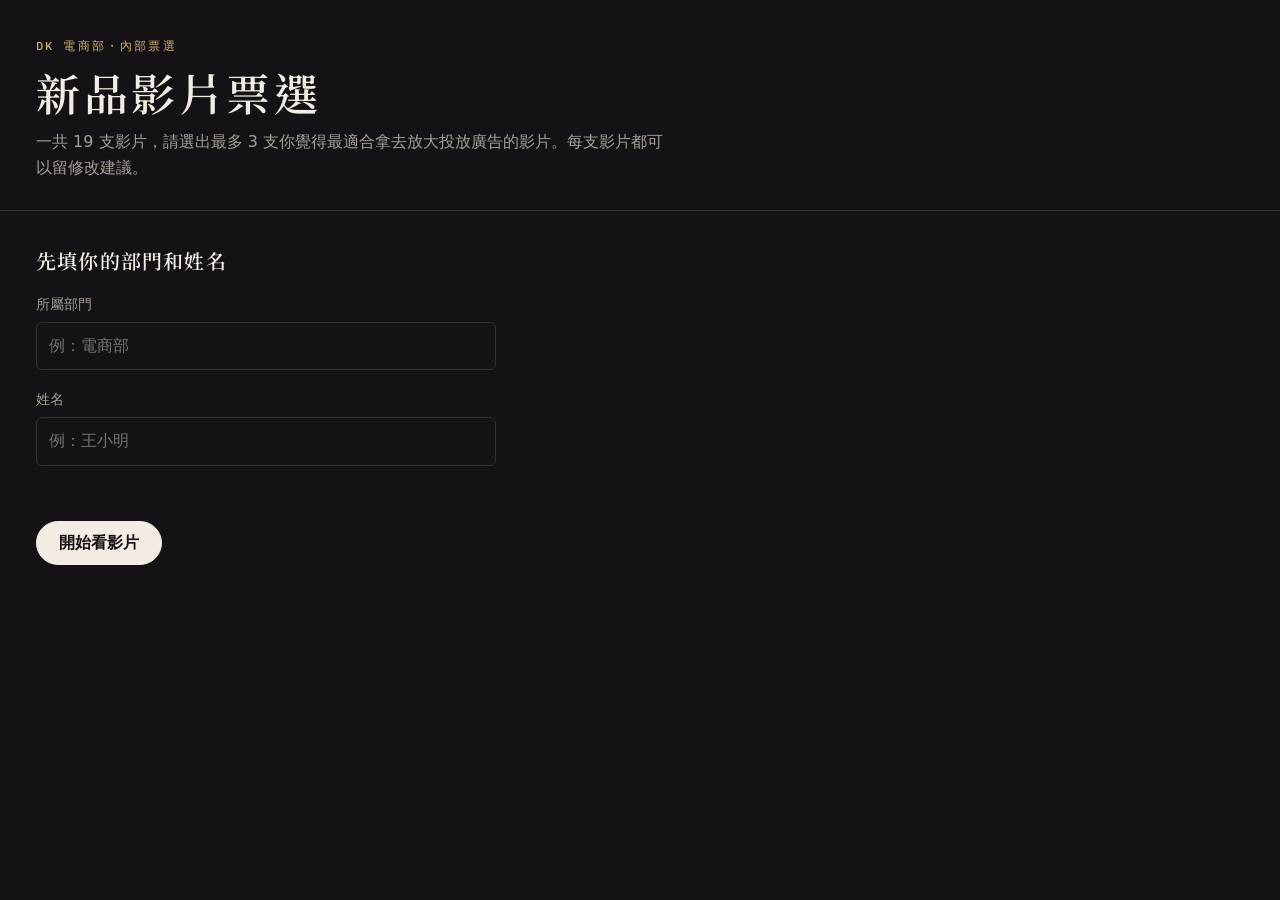
<file: index.html>
<!doctype html>
<html lang="zh-Hant">
<head>
<meta charset="utf-8">
<meta name="viewport" content="width=device-width,initial-scale=1">
<title>新品影片票選</title>
<meta name="robots" content="noindex,nofollow">
<link rel="preconnect" href="https://fonts.googleapis.com">
<link rel="preconnect" href="https://fonts.gstatic.com" crossorigin>
<link rel="stylesheet" href="https://fonts.googleapis.com/css2?family=IBM+Plex+Mono:wght@500&family=Noto+Serif+TC:wght@600&display=swap">
<link rel="stylesheet" href="style.css">
</head>
<body>

<header class="masthead">
  <div class="wrap">
    <p class="eyebrow">DK 電商部・內部票選</p>
    <h1>新品影片票選</h1>
    <p class="lede">一共 <span id="total-videos">17</span> 支影片，請選出最多 <span class="max-picks">3</span> 支你覺得最適合拿去放大投放廣告的影片。每支影片都可以留修改建議。</p>
  </div>
</header>

<main>
  <!-- 步驟一：部門／姓名 -->
  <section id="step-who" class="wrap">
    <form id="who-form" class="who" novalidate>
      <h2>先填你的部門和姓名</h2>
      <label class="field" for="dept">
        <span>所屬部門</span>
        <input type="text" id="dept" name="dept" autocomplete="organization-title" maxlength="40" placeholder="例：電商部" required>
      </label>
      <label class="field" for="name">
        <span>姓名</span>
        <input type="text" id="name" name="name" autocomplete="name" maxlength="40" placeholder="例：王小明" required>
      </label>
      <p class="form-msg" id="who-msg" role="alert"></p>
      <div><button class="btn" type="submit">開始看影片</button></div>
    </form>
  </section>

  <!-- 步驟二：看影片、投票 -->
  <section id="step-vote" hidden>
    <div class="votebar">
      <div class="wrap">
        <div class="voter"><span class="muted">投票人</span><strong id="voter-label"></strong><button type="button" class="linkish" id="edit-who">修改</button></div>
        <div class="count">已選 <b id="pick-count">0</b> / <span class="max-picks">3</span></div>
        <button type="button" class="btn" id="submit-top">送出投票</button>
        <p class="bar-hint" id="bar-hint" role="status"></p>
      </div>
    </div>

    <div class="wrap">
      <p class="howto">按影片下面的「選這支放大投放」投票，最多選 <span class="max-picks">3</span> 支，再按一次就取消。修改建議可以寫在任何一支影片下面，不一定要是你選的那支。填到一半關掉也沒關係，這台電腦會記住你填過的內容。</p>
      <div id="groups"></div>

      <section class="submit-panel" aria-labelledby="submit-title">
        <h2 id="submit-title">確認後送出</h2>
        <div id="summary"></div>
        <p class="form-msg" id="submit-msg" role="alert"></p>
        <div><button type="button" class="btn" id="submit-bottom">送出投票</button></div>
      </section>
    </div>
  </section>

  <!-- 步驟三：送出完成 -->
  <section id="step-done" class="wrap" hidden>
    <div class="done">
      <p class="ok">已收到你的投票，謝謝！</p>
      <h2>你這次送出的內容</h2>
      <div id="done-summary"></div>
      <p class="muted">想改的話可以回去修改後再送一次，我們只會算你最後一次送出的版本。</p>
      <div class="row"><a class="btn" href="board.html">看目前票選結果</a><button type="button" class="btn ghost" id="back-to-vote">回去修改</button></div>
    </div>
  </section>
</main>

<script src="config.js"></script>
<script src="videos.js"></script>
<script src="app.js"></script>
</body>
</html>
</file>
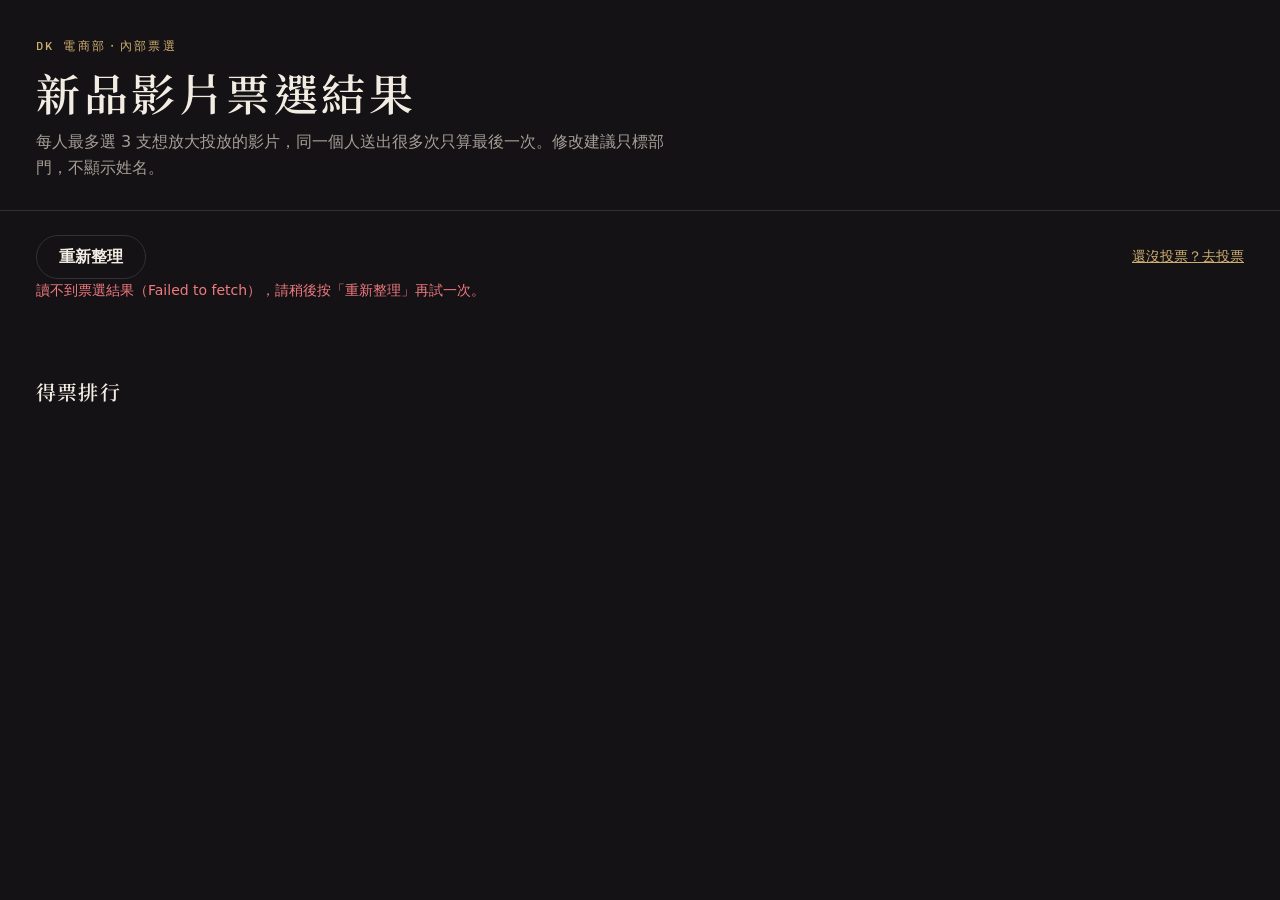
<file: board.html>
<!doctype html>
<html lang="zh-Hant">
<head>
<meta charset="utf-8">
<meta name="viewport" content="width=device-width,initial-scale=1">
<title>新品影片票選結果</title>
<meta name="robots" content="noindex,nofollow">
<link rel="preconnect" href="https://fonts.googleapis.com">
<link rel="preconnect" href="https://fonts.gstatic.com" crossorigin>
<link rel="stylesheet" href="https://fonts.googleapis.com/css2?family=IBM+Plex+Mono:wght@500&family=Noto+Serif+TC:wght@600&display=swap">
<link rel="stylesheet" href="style.css">
</head>
<body>

<header class="masthead">
  <div class="wrap">
    <p class="eyebrow">DK 電商部・內部票選</p>
    <h1>新品影片票選結果</h1>
    <p class="lede">每人最多選 3 支想放大投放的影片，同一個人送出很多次只算最後一次。修改建議只標部門，不顯示姓名。</p>
  </div>
</header>

<main class="wrap">
  <div class="row board-tools">
    <button type="button" class="btn ghost" id="refresh">重新整理</button>
    <span class="muted" id="updated">讀取中…</span>
    <a class="board-link" href="./">還沒投票？去投票</a>
  </div>
  <p class="form-msg" id="board-msg" role="alert"></p>

  <div class="stats" id="stats"></div>
  <ul class="chips" id="depts"></ul>

  <h2 class="section-title">得票排行</h2>
  <ol class="board-list" id="board"></ol>
</main>

<script src="config.js"></script>
<script src="videos.js"></script>
<script src="board.js"></script>
</body>
</html>
</file>
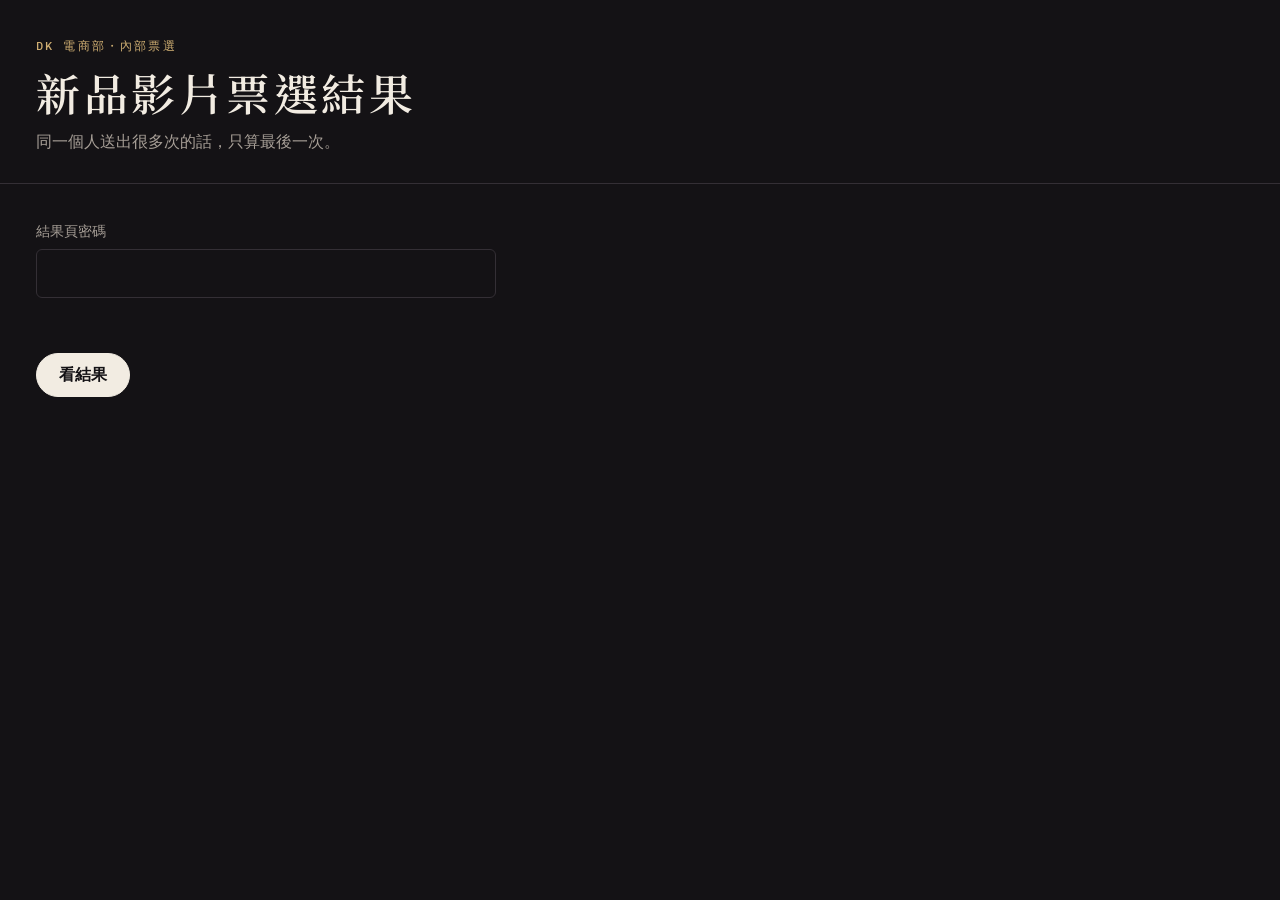
<file: results.html>
<!doctype html>
<html lang="zh-Hant">
<head>
<meta charset="utf-8">
<meta name="viewport" content="width=device-width,initial-scale=1">
<title>票選結果管理頁</title>
<meta name="robots" content="noindex,nofollow">
<link rel="preconnect" href="https://fonts.googleapis.com">
<link rel="preconnect" href="https://fonts.gstatic.com" crossorigin>
<link rel="stylesheet" href="https://fonts.googleapis.com/css2?family=IBM+Plex+Mono:wght@500&family=Noto+Serif+TC:wght@600&display=swap">
<link rel="stylesheet" href="style.css">
</head>
<body>

<header class="masthead">
  <div class="wrap">
    <p class="eyebrow">DK 電商部・內部票選</p>
    <h1>新品影片票選結果</h1>
    <p class="lede">同一個人送出很多次的話，只算最後一次。</p>
  </div>
</header>

<main class="wrap">
  <form id="pw-form" class="who" novalidate>
    <label class="field" for="pw">
      <span>結果頁密碼</span>
      <input type="password" id="pw" autocomplete="current-password" required>
    </label>
    <p class="form-msg" id="pw-msg" role="alert"></p>
    <div><button class="btn" type="submit">看結果</button></div>
  </form>

  <section id="results" hidden>
    <div class="row" style="margin-top:24px;align-items:center">
      <button type="button" class="btn ghost" id="refresh">重新整理</button>
      <span class="muted" id="updated"></span>
    </div>
    <div class="stats" id="stats"></div>
    <ul class="chips" id="depts"></ul>

    <h2 class="section-title">投票名單</h2>
    <p class="muted" style="margin:6px 0 0">依最後一次送出時間排序，新的在上面。</p>
    <div class="table-scroll">
      <table class="roster">
        <thead><tr><th>送出時間</th><th>部門</th><th>姓名</th><th>選的影片</th><th>建議</th></tr></thead>
        <tbody id="roster"></tbody>
      </table>
    </div>

    <h2 class="section-title">得票排行</h2>
    <ol class="rank" id="rank"></ol>

    <section class="notes-block">
      <h2>修改建議（依影片）</h2>
      <div id="notes"></div>
    </section>
  </section>
</main>

<script src="config.js"></script>
<script src="videos.js"></script>
<script src="results.js"></script>
</body>
</html>
</file>
<file: style.css>
/* 版面概念：秋冬新品預告片的「舞台」——黑幕、奶油白字、黃銅編號、紅絨只用在「已選」狀態。
   影片依發文順序排成曲目單（No.01–11），手機一欄、桌機自動多欄。 */
:root {
  --stage: #141215;      /* 舞台黑底 */
  --panel: #1d1a1e;      /* 卡片 */
  --line: #342f35;       /* 分隔線、框線 */
  --ink: #f2ece2;        /* 奶油白主文字 */
  --muted: #a69e96;      /* 次要文字 */
  --brass: #cfae72;      /* 黃銅：編號、提示 */
  --velvet: #b4262f;     /* 紅絨：已選 */
  --velvet-ink: #f07a7f; /* 紅絨在深底上的文字色 */
  --ok: #7cc49a;
  --font-display: "Noto Serif TC", "Songti TC", "PMingLiU", serif;
  --font-body: "PingFang TC", "Microsoft JhengHei", "Noto Sans TC", system-ui, sans-serif;
  --font-mono: "IBM Plex Mono", ui-monospace, "Consolas", monospace;
  color-scheme: dark;
}

* { box-sizing: border-box; }
html { -webkit-text-size-adjust: 100%; }
body {
  margin: 0;
  background: var(--stage);
  color: var(--ink);
  font: 16px/1.65 var(--font-body);
}
.wrap { max-width: 1240px; margin: 0 auto; padding-inline: 16px; }

/* ── 標頭 ── */
.masthead { padding-block: 40px 28px; border-bottom: 1px solid var(--line); }
.eyebrow {
  font: 500 12px/1 var(--font-mono);
  letter-spacing: .18em;
  color: var(--brass);
  margin: 0 0 14px;
}
.masthead h1 {
  font: 600 clamp(28px, 5vw, 44px)/1.2 var(--font-display);
  letter-spacing: .08em;
  margin: 0 0 10px;
  text-wrap: balance;
}
.lede { color: var(--muted); margin: 0; max-width: 40em; }

/* ── 步驟一：部門/姓名 ── */
.who {
  max-width: 460px;
  margin-block: 36px 64px;
  display: grid;
  gap: 18px;
}
.who h2 { font: 600 20px/1.4 var(--font-display); letter-spacing: .06em; margin: 0; }
.field { display: grid; gap: 6px; }
.field span { font-size: 14px; color: var(--muted); }
input[type="text"], input[type="password"], textarea {
  width: 100%;
  background: var(--stage);
  color: var(--ink);
  border: 1px solid var(--line);
  border-radius: 6px;
  padding: 10px 12px;
  font: inherit;
}
textarea { min-height: 76px; resize: vertical; font-size: 15px; }
input:focus-visible, textarea:focus-visible, button:focus-visible, summary:focus-visible, a:focus-visible {
  outline: 2px solid var(--brass);
  outline-offset: 2px;
}
.btn {
  appearance: none;
  border: 1px solid var(--ink);
  background: var(--ink);
  color: var(--stage);
  font: 600 16px/1 var(--font-body);
  padding: 13px 22px;
  border-radius: 999px;
  cursor: pointer;
}
a.btn { display: inline-block; text-decoration: none; }
.btn:disabled { opacity: .45; cursor: not-allowed; }
.btn.ghost { background: transparent; color: var(--ink); border-color: var(--line); }
.form-msg { min-height: 1.4em; margin: 0; font-size: 14px; color: var(--velvet-ink); }

/* ── 投票狀態列（黏在頂端） ── */
.votebar {
  position: sticky;
  top: 0;
  z-index: 5;
  background: color-mix(in srgb, var(--stage) 92%, transparent);
  backdrop-filter: blur(8px);
  border-bottom: 1px solid var(--line);
}
.votebar .wrap {
  display: flex;
  flex-wrap: wrap;
  align-items: center;
  gap: 10px 16px;
  padding-block: 10px;
}
.voter { display: flex; align-items: center; gap: 8px; min-width: 0; font-size: 15px; }
.voter strong { font-weight: 600; overflow-wrap: anywhere; }
.linkish {
  appearance: none; background: none; border: 0; padding: 0;
  color: var(--brass); font: inherit; font-size: 14px; cursor: pointer; text-decoration: underline;
}
.count { margin-left: auto; font: 500 14px/1 var(--font-mono); color: var(--muted); font-variant-numeric: tabular-nums; }
.count b { color: var(--ink); font-weight: 500; }
.votebar .btn { padding: 10px 18px; font-size: 15px; }
@media (max-width: 480px) {
  .votebar .wrap { gap: 8px 12px; }
  .voter .muted { display: none; }
  .votebar .btn { padding: 9px 14px; font-size: 14px; }
}
.bar-hint { flex-basis: 100%; margin: 0; font-size: 13px; color: var(--brass); }
.bar-hint:empty { display: none; }

.howto { color: var(--muted); margin: 24px 0 8px; max-width: 46em; }

/* ── 影片曲目單 ── */
.tracks {
  list-style: none;
  margin: 20px 0 0;
  padding: 0;
  display: grid;
  grid-template-columns: repeat(auto-fill, minmax(min(100%, 340px), 1fr));
  gap: 20px;
}
.track {
  background: var(--panel);
  border: 1px solid var(--line);
  border-radius: 10px;
  padding: 16px;
  display: grid;
  gap: 12px;
  align-content: start;
  min-width: 0;
  transition: border-color .15s;
}
@media (min-width: 760px) { .track.wide { grid-column: span 2; } }
.track.is-picked { border-color: var(--velvet); box-shadow: 0 0 0 1px var(--velvet) inset; }
.track-head {
  display: flex;
  align-items: baseline;
  gap: 10px;
  font: 500 13px/1 var(--font-mono);
  color: var(--muted);
  font-variant-numeric: tabular-nums;
}
.track-head .no { color: var(--brass); font-size: 15px; letter-spacing: .06em; }
.badge {
  margin-left: auto;
  font: 600 12px/1 var(--font-body);
  color: var(--brass);
  border: 1px solid var(--brass);
  border-radius: 999px;
  padding: 4px 8px;
}
.screen {
  width: 300px;
  max-width: 100%;
  aspect-ratio: 9 / 16;
  margin-inline: auto;
  background: #000;
  border-radius: 6px;
  overflow: hidden;
}
.screen.landscape { width: 100%; aspect-ratio: 16 / 9; }
.screen iframe, .screen video { display: block; width: 100%; height: 100%; border: 0; }
.screen video { object-fit: contain; }
.fileinfo { margin: -4px 0 0; font-size: 13px; color: var(--muted); overflow-wrap: anywhere; }
.fileinfo a { color: var(--brass); }
.capnote { margin: 8px 0 0; font-size: 13px; color: var(--brass); }

.group { padding-top: 36px; }
.group + .group { margin-top: 20px; border-top: 1px solid var(--line); }
.group > h2 { font: 600 clamp(20px, 3vw, 24px)/1.35 var(--font-display); letter-spacing: .05em; margin: 0 0 4px; text-wrap: balance; }
.group > p { margin: 0; }
.track h3 { font: 600 17px/1.45 var(--font-body); margin: 0; text-wrap: balance; }
.product { margin: -6px 0 0; font-size: 13px; color: var(--muted); }
details summary { cursor: pointer; font-size: 14px; color: var(--brass); width: max-content; }
.caption {
  white-space: pre-line;
  overflow-wrap: anywhere;
  font-size: 14px;
  color: var(--muted);
  margin: 8px 0 0;
  max-height: 260px;
  overflow-y: auto;
}
.pick {
  appearance: none;
  width: 100%;
  border: 1px solid var(--line);
  background: transparent;
  color: var(--ink);
  font: 600 15px/1 var(--font-body);
  padding: 12px;
  border-radius: 6px;
  cursor: pointer;
}
.pick:hover { border-color: var(--muted); }
.pick[aria-pressed="true"] { background: var(--velvet); border-color: var(--velvet); color: #fff; }
.note { display: grid; gap: 6px; }
.note span { font-size: 14px; color: var(--muted); }

/* ── 送出區 ── */
.submit-panel {
  margin-block: 36px 72px;
  padding-top: 24px;
  border-top: 1px solid var(--line);
  display: grid;
  gap: 14px;
  max-width: 640px;
}
.submit-panel h2, .done h2 { font: 600 20px/1.4 var(--font-display); letter-spacing: .06em; margin: 0; }
.summary-list { margin: 0; padding-left: 1.2em; color: var(--muted); }
.summary-list li { overflow-wrap: anywhere; }
.summary-list b { color: var(--ink); font-weight: 600; }

.done { margin-block: 40px 72px; max-width: 640px; display: grid; gap: 14px; }
.done .ok { color: var(--ok); font-weight: 600; margin: 0; }
.row { display: flex; flex-wrap: wrap; gap: 10px; }

/* ── 結果頁 ── */
.stats { display: flex; flex-wrap: wrap; gap: 12px 28px; margin: 28px 0 8px; }
.stat b { display: block; font: 500 30px/1.1 var(--font-mono); font-variant-numeric: tabular-nums; }
.stat span { font-size: 13px; color: var(--muted); }
.chips { display: flex; flex-wrap: wrap; gap: 8px; margin: 8px 0 0; padding: 0; list-style: none; }
.chips li { border: 1px solid var(--line); border-radius: 999px; padding: 3px 10px; font-size: 13px; color: var(--muted); }
.table-scroll { overflow-x: auto; margin-top: 14px; border: 1px solid var(--line); border-radius: 8px; }
.roster { width: 100%; border-collapse: collapse; font-size: 14px; min-width: 560px; }
.roster th, .roster td { text-align: left; vertical-align: top; padding: 10px 12px; border-bottom: 1px solid var(--line); }
.roster th { font-weight: 600; color: var(--muted); font-size: 13px; background: var(--panel); white-space: nowrap; }
.roster tbody tr:last-child td { border-bottom: 0; }
.roster td.num { font-variant-numeric: tabular-nums; white-space: nowrap; color: var(--muted); }
.roster td.picks { white-space: pre-line; }
.who-list { color: var(--ink) !important; }
.section-title { font: 600 20px/1.4 var(--font-display); letter-spacing: .06em; margin: 40px 0 0; }
.rank { list-style: none; margin: 24px 0 0; padding: 0; display: grid; gap: 14px; }
.rank li { display: grid; grid-template-columns: 3.2em 1fr; gap: 4px 12px; align-items: baseline; padding-bottom: 14px; border-bottom: 1px solid var(--line); }
.rank .pos { font: 500 22px/1 var(--font-mono); color: var(--brass); font-variant-numeric: tabular-nums; }
.rank .body { min-width: 0; display: grid; gap: 6px; }
.rank .t { font-weight: 600; overflow-wrap: anywhere; }
.rank .t small { font: 500 13px var(--font-mono); color: var(--muted); margin-right: 8px; }
.meter { display: flex; align-items: center; gap: 10px; }
.meter .track-bar { flex: 1; height: 8px; background: var(--line); border-radius: 99px; overflow: hidden; }
.meter .fill { height: 100%; background: var(--velvet); border-radius: 99px; }
.meter .n { font: 500 14px/1 var(--font-mono); font-variant-numeric: tabular-nums; min-width: 5.5em; text-align: right; }
.who-list { font-size: 13px; color: var(--muted); overflow-wrap: anywhere; }
.notes-block { margin-top: 48px; }
.notes-block h2 { font: 600 20px/1.4 var(--font-display); letter-spacing: .06em; }
.notes-video { margin: 22px 0 0; }
.notes-video h3 { font-size: 16px; margin: 0 0 8px; }
.notes-video ul { margin: 0; padding: 0; list-style: none; display: grid; gap: 8px; }
.notes-video li { background: var(--panel); border: 1px solid var(--line); border-radius: 8px; padding: 10px 12px; white-space: pre-line; overflow-wrap: anywhere; }
.notes-video li .by { display: block; font-size: 12px; color: var(--brass); margin-bottom: 2px; }
.muted { color: var(--muted); }

/* ── 公開結果頁 ── */
.board-tools { margin-top: 24px; align-items: center; }
.board-link { margin-left: auto; color: var(--brass); font-size: 14px; }
.board-list { list-style: none; margin: 20px 0 72px; padding: 0; display: grid; gap: 20px; }
.board-item {
  display: grid;
  grid-template-columns: 300px minmax(0, 1fr);
  gap: 18px 24px;
  align-items: start;
  background: var(--panel);
  border: 1px solid var(--line);
  border-radius: 10px;
  padding: 18px;
}
.board-item.is-landscape { grid-template-columns: minmax(0, 1fr); }
.board-item.is-landscape .screen { max-width: 640px; margin-inline: 0; }
.board-item.is-top { border-color: var(--velvet); }
.board-item .screen { margin-inline: 0; }
.board-info { display: grid; gap: 10px; min-width: 0; }
.board-head { display: flex; flex-wrap: wrap; align-items: baseline; gap: 6px 14px; }
.board-pos { font: 600 22px/1.2 var(--font-display); letter-spacing: .06em; color: var(--brass); }
.board-item.is-top .board-pos { color: var(--velvet-ink); }
.board-no { font: 500 13px/1 var(--font-mono); color: var(--muted); font-variant-numeric: tabular-nums; }
.board-info h3 { font: 600 18px/1.45 var(--font-body); margin: 0; text-wrap: balance; }
.board-depts { margin: 0; font-size: 14px; color: var(--ink); overflow-wrap: anywhere; }
.board-notes { border-top: 1px solid var(--line); padding-top: 10px; }
.board-notes-title { margin: 0 0 8px; font-size: 14px; color: var(--muted); }
.board-notes ul { margin: 0; padding: 0; list-style: none; display: grid; gap: 8px; }
.board-notes li { background: var(--stage); border: 1px solid var(--line); border-radius: 8px; padding: 10px 12px; white-space: pre-line; overflow-wrap: anywhere; font-size: 15px; }
.board-notes li .by { display: block; font-size: 12px; color: var(--brass); margin-bottom: 2px; }
@media (max-width: 700px) {
  .board-item { grid-template-columns: minmax(0, 1fr); }
  .board-item .screen { margin-inline: auto; }
}

@media (prefers-reduced-motion: reduce) { * { transition: none !important; } }
</file>
